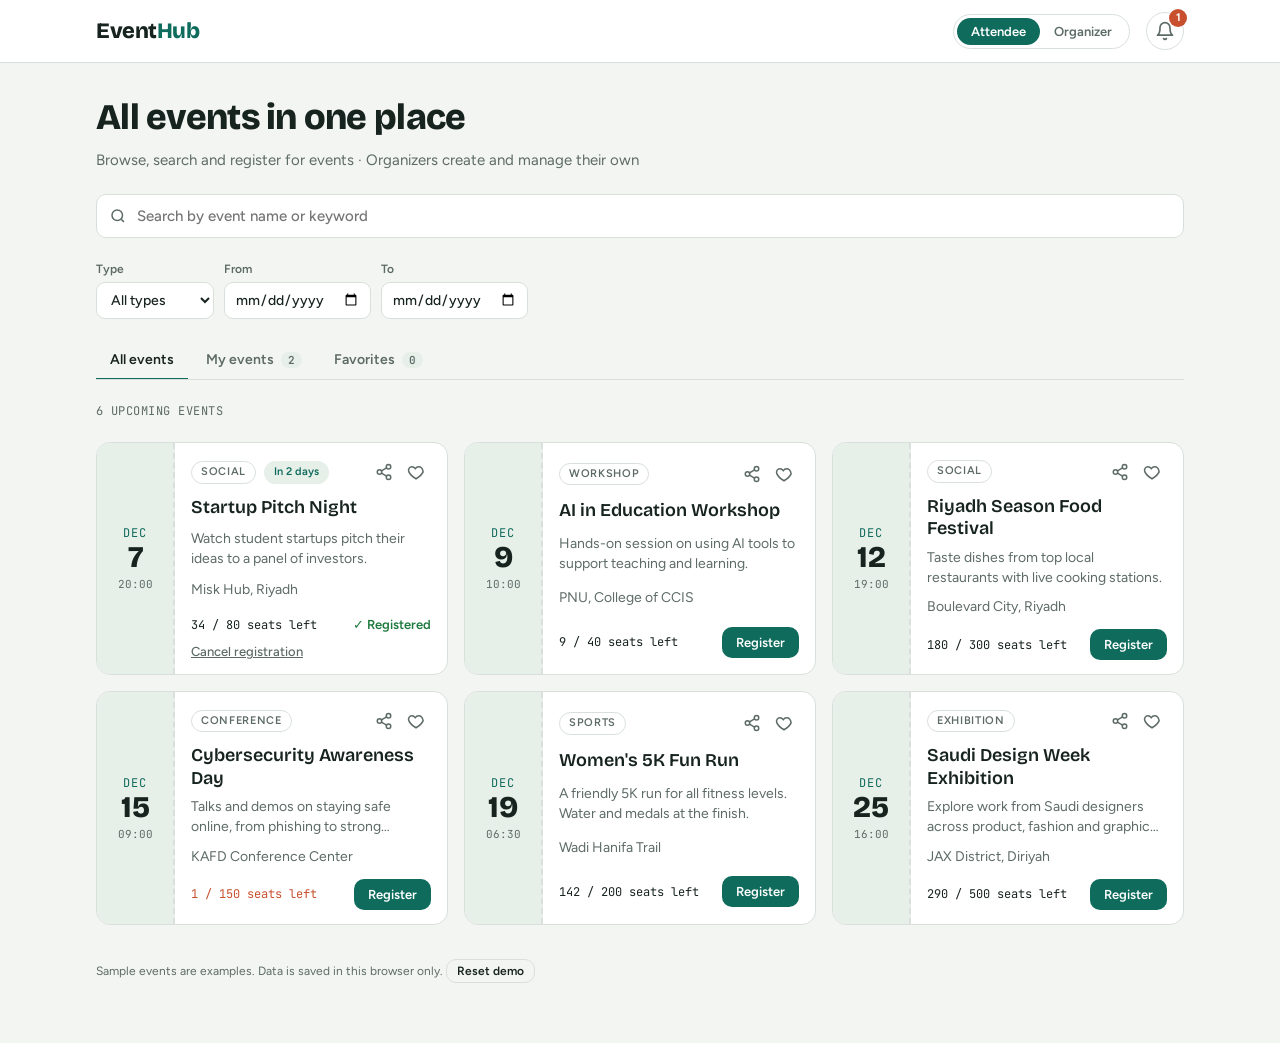
<file: index.html>
<!DOCTYPE html>
<html lang="en">
<head>
<meta charset="UTF-8">
<meta name="viewport" content="width=device-width, initial-scale=1.0">
<title>EventHub</title>
<link rel="preconnect" href="https://fonts.googleapis.com">
<link rel="stylesheet" href="https://fonts.googleapis.com/css2?family=Bricolage+Grotesque:opsz,wght@12..96,600;12..96,800&family=Figtree:wght@400;500;600&family=JetBrains+Mono:wght@500&display=swap">
<link rel="stylesheet" href="style.css">
</head>
<body>
<header><div class="wrap">
  <div class="logo">Event<span>Hub</span></div>
  <div class="role" role="group" aria-label="View as">
    <button id="asAttendee" aria-pressed="true">Attendee</button>
    <button id="asOrganizer" aria-pressed="false">Organizer</button>
  </div>
  <div class="bell-wrap">
    <button class="icon-btn bell" id="bell" aria-label="Notifications" aria-expanded="false" aria-controls="notePanel">
      <svg width="20" height="20" viewBox="0 0 24 24" fill="none" stroke-width="2" stroke-linecap="round" stroke-linejoin="round"><path d="M6 8a6 6 0 0 1 12 0c0 7 3 9 3 9H3s3-2 3-9"/><path d="M10.3 21a1.94 1.94 0 0 0 3.4 0"/></svg>
      <span class="badge" id="bellBadge" hidden>0</span>
    </button>
    <div class="note-panel" id="notePanel" hidden>
      <div class="note-head"><b>Notifications</b><button class="link-btn" id="clearNotes">Clear all</button></div>
      <ul class="note-list" id="noteList"></ul>
    </div>
  </div>
</div></header>

<main><div class="wrap">
  <div>
    <h1>All events in one place</h1>
    <p class="sub">Browse, search and register for events · Organizers create and manage their own</p>
  </div>
  <div class="tools">
    <label class="search" for="q" aria-label="Search events">
      <svg width="18" height="18" viewBox="0 0 24 24" fill="none" stroke-width="2"><circle cx="11" cy="11" r="7"/><path d="m20 20-3.5-3.5"/></svg>
      <input id="q" type="search" placeholder="Search by event name or keyword">
    </label>
    <button class="btn" id="newBtn" hidden>+ Create event</button>
  </div>
  <div class="filters">
    <label for="fltType" class="flt">Type
      <select id="fltType"><option value="">All types</option><option>Workshop</option><option>Conference</option><option>Exhibition</option><option>Sports</option><option>Social</option></select>
    </label>
    <label for="fltFrom" class="flt">From<input id="fltFrom" type="date"></label>
    <label for="fltTo" class="flt">To<input id="fltTo" type="date"></label>
    <button class="btn ghost small" id="clearFlt" hidden>Clear filters</button>
  </div>
  <div class="tabs" id="tabs" role="tablist" aria-label="Event lists">
    <button role="tab" id="tabAll" data-tab="all" aria-selected="true">All events</button>
    <button role="tab" id="tabMine" data-tab="mine" aria-selected="false">My events <span class="n" id="nMine">0</span></button>
    <button role="tab" id="tabFav" data-tab="fav" aria-selected="false">Favorites <span class="n" id="nFav">0</span></button>
  </div>
  <div class="count" id="count"></div>
  <div class="grid" id="grid"></div>
  <p class="note">Sample events are examples. Data is saved in this browser only. <button class="btn ghost small" id="reset">Reset demo</button></p>
</div></main>

<div class="scrim" id="scrim" hidden></div>
<aside class="panel" id="panel" hidden aria-labelledby="ph">
  <h2 id="ph">Create a new event</h2>
  <p class="sub" id="psub">Attendees will see it right away and can register.</p>
  <form id="form" novalidate>
    <label for="fName">Event name<input id="fName" required maxlength="80" placeholder="e.g. Women in Tech Meetup"></label>
    <label for="fDesc">Description<textarea id="fDesc" required maxlength="300" rows="3" placeholder="What is the event about?"></textarea></label>
    <label for="fType">Type
      <select id="fType"><option>Workshop</option><option>Conference</option><option>Exhibition</option><option>Sports</option><option>Social</option></select>
    </label>
    <div class="two">
      <label for="fDate">Date<input id="fDate" type="date" required></label>
      <label for="fTime">Time<input id="fTime" type="time" required value="18:00"></label>
    </div>
    <label for="fPlace">Location<input id="fPlace" required placeholder="e.g. Riyadh Front, Hall B"></label>
    <label for="fSeats">Capacity (seats)<input id="fSeats" type="number" min="1" max="10000" required value="50"></label>
    <p class="err" id="err"></p>
    <div class="actions">
      <button type="button" class="btn ghost" id="cancel">Cancel</button>
      <button type="submit" class="btn" id="submitBtn">Publish event</button>
    </div>
  </form>
</aside>
<div class="toast" id="toast" hidden></div>
<div class="share-box" id="shareBox" hidden>
  <label for="shareUrl">Copy this link and send it to your friends</label>
  <div class="share-row"><input id="shareUrl" readonly><button class="btn small" id="shareClose">Done</button></div>
</div>

<script src="app.js"></script>
</body>
</html>
</file>
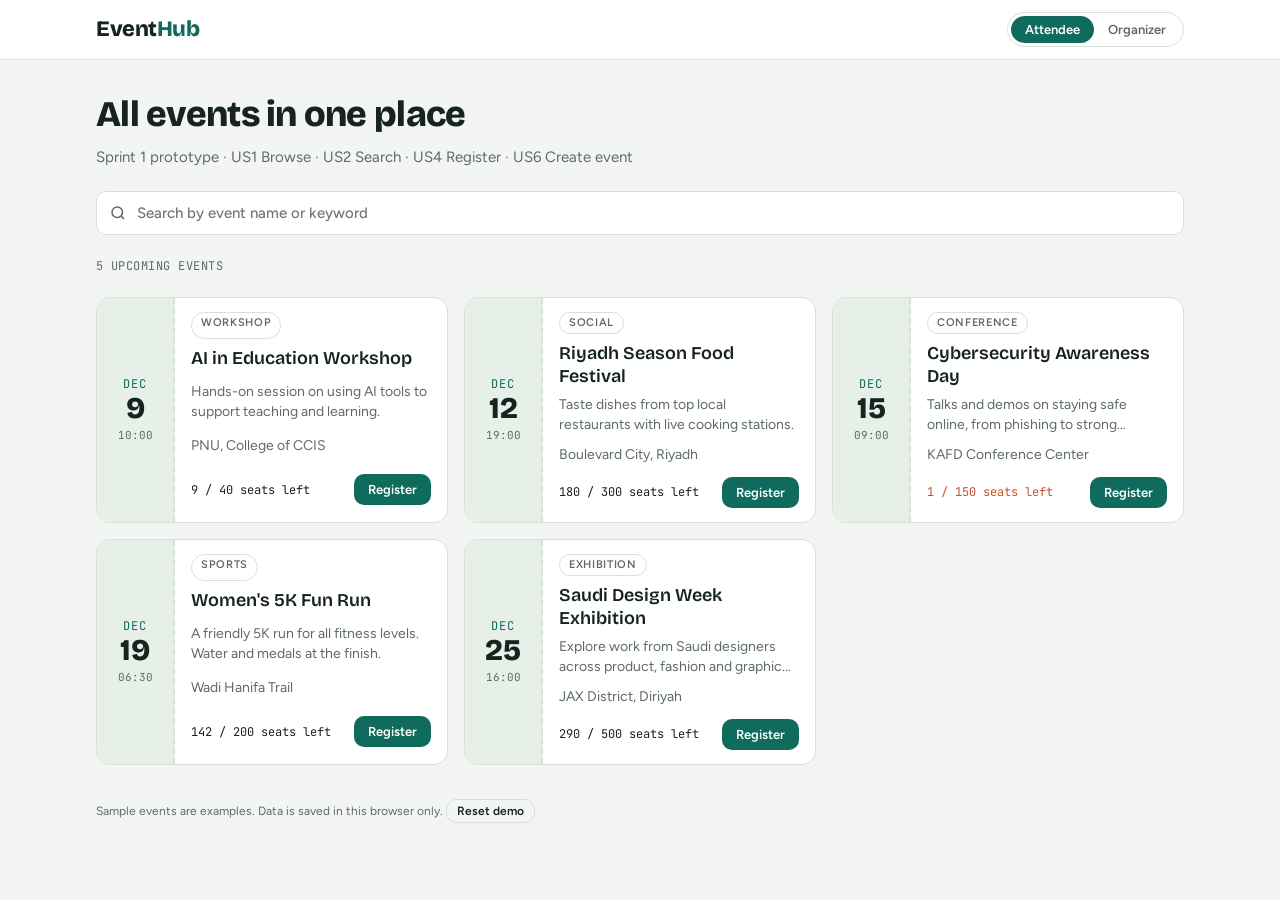
<file: sprint1/index.html>
<!DOCTYPE html>
<html lang="en">
<head>
<meta charset="UTF-8">
<meta name="viewport" content="width=device-width, initial-scale=1.0">
<title>EventHub</title>
<link rel="preconnect" href="https://fonts.googleapis.com">
<link rel="stylesheet" href="https://fonts.googleapis.com/css2?family=Bricolage+Grotesque:opsz,wght@12..96,600;12..96,800&family=Figtree:wght@400;500;600&family=JetBrains+Mono:wght@500&display=swap">
<link rel="stylesheet" href="style.css">
</head>
<body>
<header><div class="wrap">
  <div class="logo">Event<span>Hub</span></div>
  <div class="role" role="group" aria-label="View as">
    <button id="asAttendee" aria-pressed="true">Attendee</button>
    <button id="asOrganizer" aria-pressed="false">Organizer</button>
  </div>
</div></header>

<main><div class="wrap">
  <div>
    <h1>All events in one place</h1>
    <p class="sub">Sprint 1 prototype · US1 Browse · US2 Search · US4 Register · US6 Create event</p>
  </div>
  <div class="tools">
    <label class="search" for="q" aria-label="Search events">
      <svg width="18" height="18" viewBox="0 0 24 24" fill="none" stroke-width="2"><circle cx="11" cy="11" r="7"/><path d="m20 20-3.5-3.5"/></svg>
      <input id="q" type="search" placeholder="Search by event name or keyword">
    </label>
    <button class="btn" id="newBtn" hidden>+ Create event</button>
  </div>
  <div class="count" id="count"></div>
  <div class="grid" id="grid"></div>
  <p class="note">Sample events are examples. Data is saved in this browser only. <button class="btn ghost small" id="reset">Reset demo</button></p>
</div></main>

<div class="scrim" id="scrim" hidden></div>
<aside class="panel" id="panel" hidden aria-labelledby="ph">
  <h2 id="ph">Create a new event</h2>
  <p class="sub">Attendees will see it right away and can register.</p>
  <form id="form" novalidate>
    <label for="fName">Event name<input id="fName" required maxlength="80" placeholder="e.g. Women in Tech Meetup"></label>
    <label for="fDesc">Description<textarea id="fDesc" required maxlength="300" rows="3" placeholder="What is the event about?"></textarea></label>
    <label for="fType">Type
      <select id="fType"><option>Workshop</option><option>Conference</option><option>Exhibition</option><option>Sports</option><option>Social</option></select>
    </label>
    <div class="two">
      <label for="fDate">Date<input id="fDate" type="date" required></label>
      <label for="fTime">Time<input id="fTime" type="time" required value="18:00"></label>
    </div>
    <label for="fPlace">Location<input id="fPlace" required placeholder="e.g. Riyadh Front, Hall B"></label>
    <label for="fSeats">Capacity (seats)<input id="fSeats" type="number" min="1" max="10000" required value="50"></label>
    <p class="err" id="err"></p>
    <div class="actions">
      <button type="button" class="btn ghost" id="cancel">Cancel</button>
      <button type="submit" class="btn">Publish event</button>
    </div>
  </form>
</aside>
<div class="toast" id="toast" hidden></div>

<script src="app.js"></script>
</body>
</html>
</file>
<file: style.css>
/* Layout: ticket-stub cards in a wrapping grid under a sticky app bar; organizer form opens as a side panel / sheet */
:root{
  --bg:#f3f5f2; --surface:#ffffff; --ink:#17231f; --muted:#5d6b66; --line:#d9e0dc;
  --accent:#0f6b5c; --accent-ink:#ffffff; --stub:#e7efe9; --warm:#c8502e; --ok:#1f7a3f;
  --display:"Bricolage Grotesque",ui-sans-serif,system-ui,sans-serif;
  --body:"Figtree",ui-sans-serif,system-ui,sans-serif;
  --mono:"JetBrains Mono",ui-monospace,Menlo,monospace;
}
@media (prefers-color-scheme: dark){:root:not([data-theme="light"]){
  --bg:#101614; --surface:#18211e; --ink:#e6eeea; --muted:#9aaaa4; --line:#2a3631;
  --accent:#4fc2a8; --accent-ink:#0b1311; --stub:#1f2b27; --warm:#f08a63; --ok:#5ccf86; color-scheme:dark}}
:root[data-theme="dark"]{
  --bg:#101614; --surface:#18211e; --ink:#e6eeea; --muted:#9aaaa4; --line:#2a3631;
  --accent:#4fc2a8; --accent-ink:#0b1311; --stub:#1f2b27; --warm:#f08a63; --ok:#5ccf86; color-scheme:dark}
*{box-sizing:border-box}
body{background:var(--bg);color:var(--ink);font-family:var(--body);font-size:15px;line-height:1.5}
body::before{content:"";position:fixed;inset:0 0 auto;height:env(safe-area-inset-top,0px);z-index:10;background:var(--surface)}
.wrap{max-width:1120px;margin:0 auto;padding-left:max(16px,env(safe-area-inset-left,0px));padding-right:max(16px,env(safe-area-inset-right,0px))}
header{position:sticky;top:env(safe-area-inset-top,0px);z-index:5;background:var(--surface);border-bottom:1px solid var(--line)}
header .wrap{display:flex;align-items:center;gap:16px;flex-wrap:wrap;padding-block:12px}
.logo{font-family:var(--display);font-weight:800;font-size:22px;letter-spacing:-.02em}
.logo span{color:var(--accent)}
.role{margin-left:auto;display:flex;border:1px solid var(--line);border-radius:999px;padding:3px}
.role button{border:0;background:none;color:var(--muted);font:600 13px var(--body);padding:6px 14px;border-radius:999px;cursor:pointer}
.role button[aria-pressed="true"]{background:var(--accent);color:var(--accent-ink)}
main .wrap{padding-block:28px 48px;display:grid;gap:22px}
h1{font-family:var(--display);font-weight:800;font-size:clamp(26px,4vw,36px);letter-spacing:-.02em;margin:0;text-wrap:balance}
.sub{color:var(--muted);margin:4px 0 0}
.tools{display:flex;gap:10px;flex-wrap:wrap;align-items:center}
.search{flex:1 1 260px;position:relative}
.search input{width:100%;padding:12px 14px 12px 40px;border:1px solid var(--line);border-radius:10px;background:var(--surface);color:var(--ink);font:500 15px var(--body)}
.search svg{position:absolute;left:13px;top:50%;transform:translateY(-50%);stroke:var(--muted)}
.btn{border:0;border-radius:10px;padding:12px 18px;font:600 14px var(--body);cursor:pointer;background:var(--accent);color:var(--accent-ink)}
.btn.ghost{background:transparent;color:var(--ink);border:1px solid var(--line)}
.btn:disabled{opacity:.45;cursor:not-allowed}
:focus-visible{outline:2px solid var(--accent);outline-offset:2px}
.count{font-family:var(--mono);font-size:12px;color:var(--muted);letter-spacing:.04em;text-transform:uppercase}
.grid{display:grid;grid-template-columns:repeat(auto-fill,minmax(300px,1fr));gap:16px}
.ticket{display:grid;grid-template-columns:78px 1fr;background:var(--surface);border:1px solid var(--line);border-radius:14px;overflow:hidden;min-width:0}
.stub{background:var(--stub);border-right:2px dashed var(--line);display:flex;flex-direction:column;align-items:center;justify-content:center;padding:14px 6px;text-align:center}
.stub .m{font-family:var(--mono);font-size:12px;letter-spacing:.1em;color:var(--accent);text-transform:uppercase}
.stub .d{font-family:var(--display);font-weight:800;font-size:30px;line-height:1}
.stub .t{font-family:var(--mono);font-size:11px;color:var(--muted);margin-top:4px}
.info{padding:14px 16px;display:grid;gap:8px;min-width:0}
.type{justify-self:start;font-size:11px;font-weight:600;letter-spacing:.06em;text-transform:uppercase;color:var(--muted);border:1px solid var(--line);border-radius:999px;padding:2px 9px}
.info h3{margin:0;font-family:var(--display);font-weight:600;font-size:18px;line-height:1.25;overflow-wrap:anywhere}
.place{color:var(--muted);font-size:14px;overflow-wrap:anywhere}
.row{display:flex;align-items:center;justify-content:space-between;gap:10px;margin-top:4px;flex-wrap:wrap}
.seats{font-family:var(--mono);font-size:12px;font-variant-numeric:tabular-nums}
.seats.low{color:var(--warm)} .seats.full{color:var(--warm);font-weight:700}
.reg{padding:8px 14px;font-size:13px}
.reg.done{background:transparent;color:var(--ok);border:1px solid var(--ok)}
.empty{border:1px dashed var(--line);border-radius:14px;padding:32px;text-align:center;color:var(--muted)}
.note{font-size:12px;color:var(--muted)}
.btn.small{padding:4px 10px;font-size:12px}
/* panel */
.scrim{position:fixed;inset:0;background:rgba(0,0,0,.35);z-index:20}
.panel{position:fixed;top:0;right:0;bottom:0;width:min(440px,100%);background:var(--surface);z-index:21;overflow:auto;
  padding:calc(24px + env(safe-area-inset-top,0px)) max(22px,env(safe-area-inset-right,0px)) calc(24px + env(safe-area-inset-bottom,0px)) 22px;border-left:1px solid var(--line)}
.panel h2{font-family:var(--display);font-weight:800;margin:0 0 4px;font-size:24px}
form{display:grid;gap:14px;margin-top:18px}
label{display:grid;gap:6px;font-weight:600;font-size:13px}
input,select,textarea{font:500 15px var(--body);padding:10px 12px;border:1px solid var(--line);border-radius:9px;background:var(--bg);color:var(--ink);width:100%}
.two{display:grid;grid-template-columns:1fr 1fr;gap:12px}
.err{color:var(--warm);font-size:13px;min-height:1em;margin:0}
.actions{display:flex;gap:10px;justify-content:flex-end}
.toast{position:fixed;left:50%;bottom:calc(20px + env(safe-area-inset-bottom,0px));transform:translateX(-50%);background:var(--ink);color:var(--bg);padding:10px 18px;border-radius:999px;font-weight:600;font-size:14px;z-index:30}
@media (max-width:420px){.two{grid-template-columns:1fr}.grid{grid-template-columns:1fr}}
@media (prefers-reduced-motion:no-preference){.ticket{transition:transform .15s}.ticket:hover{transform:translateY(-2px)}}

[hidden]{display:none!important}
body{margin:0}
/* Phase 2: organizer management (US10, US11, US12, US15) */
.attend{display:grid;gap:6px;margin-top:4px}
.attend-top{display:flex;justify-content:space-between;align-items:center;gap:8px;flex-wrap:wrap}
.attend b{font-weight:700}
.bar{height:6px;border-radius:999px;background:var(--stub);overflow:hidden}
.bar span{display:block;height:100%;background:var(--accent);border-radius:999px}
.chip{font-size:11px;font-weight:600;padding:2px 9px;border-radius:999px;border:1px solid currentColor}
.chip.open{color:var(--ok)} .chip.closed{color:var(--warm)}
.org-actions,.confirm{display:flex;gap:8px;align-items:center;flex-wrap:wrap;margin-top:2px}
.confirm span{font-size:13px;font-weight:600;color:var(--warm);margin-right:auto}
.btn.danger{background:var(--warm);color:#fff}
.danger-text{color:var(--warm)!important}
/* Phase 3: attendee account (US3, US5, US7, US13) */
.filters{display:flex;gap:10px;flex-wrap:wrap;align-items:end}
.flt{display:grid;gap:4px;font-size:12px;font-weight:600;color:var(--muted)}
.flt select,.flt input{padding:8px 10px;font-size:14px;background:var(--surface);min-width:0}
.tabs{display:flex;gap:4px;border-bottom:1px solid var(--line);overflow-x:auto}
.tabs button{border:0;background:none;color:var(--muted);font:600 14px var(--body);padding:10px 14px;cursor:pointer;border-bottom:2px solid transparent;margin-bottom:-1px;white-space:nowrap}
.tabs button[aria-selected="true"]{color:var(--ink);border-bottom-color:var(--accent)}
.tabs .n{font-family:var(--mono);font-size:11px;background:var(--stub);border-radius:999px;padding:1px 7px;margin-left:4px}
.info-top{display:flex;justify-content:space-between;align-items:center;gap:8px}
.fav{border:0;background:none;padding:4px;cursor:pointer;line-height:0;border-radius:8px}
.fav svg{fill:none;stroke:var(--muted)}
.fav.on svg{fill:var(--warm);stroke:var(--warm)}
.reg-done{font-size:13px;font-weight:600;color:var(--ok)}
.link-btn{justify-self:start;border:0;background:none;padding:0;color:var(--muted);font:500 13px var(--body);text-decoration:underline;cursor:pointer}
.link-btn:hover{color:var(--warm)}
/* Phase 4: engagement (US8 notifications, US9 rating, US14 share) */
.bell-wrap{position:relative}
.icon-btn{border:0;background:none;padding:6px;cursor:pointer;line-height:0;border-radius:8px;color:var(--muted)}
.icon-btn svg{stroke:var(--muted)}
.icon-btn:hover{background:var(--stub)}
.icon-btn.fav svg{fill:none}
.icon-btn.fav.on svg{fill:var(--warm);stroke:var(--warm)}
.bell{position:relative;border:1px solid var(--line);border-radius:999px;padding:8px}
.badge{position:absolute;top:-4px;right:-4px;min-width:18px;height:18px;padding:0 5px;border-radius:999px;background:var(--warm);color:#fff;font:700 11px/18px var(--body);text-align:center}
.note-panel{position:absolute;right:0;top:calc(100% + 8px);width:min(340px,calc(100vw - 32px));background:var(--surface);border:1px solid var(--line);border-radius:14px;box-shadow:0 12px 32px rgba(0,0,0,.14);z-index:15;overflow:hidden}
.note-head{display:flex;justify-content:space-between;align-items:center;padding:12px 14px;border-bottom:1px solid var(--line)}
.note-list{list-style:none;margin:0;padding:0;max-height:360px;overflow:auto}
.note-item{padding:10px 14px;border-bottom:1px solid var(--line);border-left:3px solid transparent}
.note-item p{margin:0;font-size:14px}
.note-item time{font-size:11px;color:var(--muted);font-family:var(--mono)}
.note-item.unread{background:var(--stub)}
.note-item.k-reminder{border-left-color:var(--accent)}
.note-item.k-success{border-left-color:var(--ok)}
.note-item.k-alert{border-left-color:var(--warm)}
.note-empty{padding:18px 14px;color:var(--muted);font-size:14px}
.icons{display:flex;gap:2px;margin-left:auto}
.chip.ended{color:var(--muted)}
.chip.soon{color:var(--accent);background:var(--stub);border-color:transparent}
.ticket.is-past{opacity:.85}
.ticket.is-past .stub{filter:grayscale(1)}
.rate{display:flex;align-items:center;gap:10px;flex-wrap:wrap;padding-top:6px;border-top:1px dashed var(--line)}
.rate-label{font-size:13px;font-weight:600}
.stars{display:flex}
.star{border:0;background:none;font-size:22px;line-height:1;padding:0 2px;cursor:pointer;color:var(--line)}
.star.on{color:#e0a020}
.stars:hover .star{color:#e0a020}
.stars .star:hover~.star{color:var(--line)}
.avg{font-size:13px;color:var(--muted)}
.avg b{color:var(--ink)}
.avg-star{color:#e0a020}
.ticket.highlight{outline:3px solid var(--accent);outline-offset:2px}
.share-box{position:fixed;left:50%;bottom:calc(70px + env(safe-area-inset-bottom,0px));transform:translateX(-50%);width:min(440px,calc(100vw - 32px));background:var(--surface);border:1px solid var(--line);border-radius:14px;padding:14px;z-index:30;display:grid;gap:8px;box-shadow:0 12px 32px rgba(0,0,0,.14)}
.share-box label{font-size:13px;font-weight:600}
.share-row{display:flex;gap:8px}
.share-row input{flex:1;min-width:0;font-family:var(--mono);font-size:12px}
.desc{margin:0;color:var(--muted);font-size:14px;line-height:1.45;display:-webkit-box;-webkit-line-clamp:2;-webkit-box-orient:vertical;overflow:hidden;max-height:2.9em}
textarea{resize:vertical;font:500 15px var(--body)}
</file>
<file: sprint1/style.css>
/* Layout: ticket-stub cards in a wrapping grid under a sticky app bar; organizer form opens as a side panel / sheet */
:root{
  --bg:#f3f5f2; --surface:#ffffff; --ink:#17231f; --muted:#5d6b66; --line:#d9e0dc;
  --accent:#0f6b5c; --accent-ink:#ffffff; --stub:#e7efe9; --warm:#c8502e; --ok:#1f7a3f;
  --display:"Bricolage Grotesque",ui-sans-serif,system-ui,sans-serif;
  --body:"Figtree",ui-sans-serif,system-ui,sans-serif;
  --mono:"JetBrains Mono",ui-monospace,Menlo,monospace;
}
@media (prefers-color-scheme: dark){:root:not([data-theme="light"]){
  --bg:#101614; --surface:#18211e; --ink:#e6eeea; --muted:#9aaaa4; --line:#2a3631;
  --accent:#4fc2a8; --accent-ink:#0b1311; --stub:#1f2b27; --warm:#f08a63; --ok:#5ccf86; color-scheme:dark}}
:root[data-theme="dark"]{
  --bg:#101614; --surface:#18211e; --ink:#e6eeea; --muted:#9aaaa4; --line:#2a3631;
  --accent:#4fc2a8; --accent-ink:#0b1311; --stub:#1f2b27; --warm:#f08a63; --ok:#5ccf86; color-scheme:dark}
*{box-sizing:border-box}
body{background:var(--bg);color:var(--ink);font-family:var(--body);font-size:15px;line-height:1.5}
body::before{content:"";position:fixed;inset:0 0 auto;height:env(safe-area-inset-top,0px);z-index:10;background:var(--surface)}
.wrap{max-width:1120px;margin:0 auto;padding-left:max(16px,env(safe-area-inset-left,0px));padding-right:max(16px,env(safe-area-inset-right,0px))}
header{position:sticky;top:env(safe-area-inset-top,0px);z-index:5;background:var(--surface);border-bottom:1px solid var(--line)}
header .wrap{display:flex;align-items:center;gap:16px;flex-wrap:wrap;padding-block:12px}
.logo{font-family:var(--display);font-weight:800;font-size:22px;letter-spacing:-.02em}
.logo span{color:var(--accent)}
.role{margin-left:auto;display:flex;border:1px solid var(--line);border-radius:999px;padding:3px}
.role button{border:0;background:none;color:var(--muted);font:600 13px var(--body);padding:6px 14px;border-radius:999px;cursor:pointer}
.role button[aria-pressed="true"]{background:var(--accent);color:var(--accent-ink)}
main .wrap{padding-block:28px 48px;display:grid;gap:22px}
h1{font-family:var(--display);font-weight:800;font-size:clamp(26px,4vw,36px);letter-spacing:-.02em;margin:0;text-wrap:balance}
.sub{color:var(--muted);margin:4px 0 0}
.tools{display:flex;gap:10px;flex-wrap:wrap;align-items:center}
.search{flex:1 1 260px;position:relative}
.search input{width:100%;padding:12px 14px 12px 40px;border:1px solid var(--line);border-radius:10px;background:var(--surface);color:var(--ink);font:500 15px var(--body)}
.search svg{position:absolute;left:13px;top:50%;transform:translateY(-50%);stroke:var(--muted)}
.btn{border:0;border-radius:10px;padding:12px 18px;font:600 14px var(--body);cursor:pointer;background:var(--accent);color:var(--accent-ink)}
.btn.ghost{background:transparent;color:var(--ink);border:1px solid var(--line)}
.btn:disabled{opacity:.45;cursor:not-allowed}
:focus-visible{outline:2px solid var(--accent);outline-offset:2px}
.count{font-family:var(--mono);font-size:12px;color:var(--muted);letter-spacing:.04em;text-transform:uppercase}
.grid{display:grid;grid-template-columns:repeat(auto-fill,minmax(300px,1fr));gap:16px}
.ticket{display:grid;grid-template-columns:78px 1fr;background:var(--surface);border:1px solid var(--line);border-radius:14px;overflow:hidden;min-width:0}
.stub{background:var(--stub);border-right:2px dashed var(--line);display:flex;flex-direction:column;align-items:center;justify-content:center;padding:14px 6px;text-align:center}
.stub .m{font-family:var(--mono);font-size:12px;letter-spacing:.1em;color:var(--accent);text-transform:uppercase}
.stub .d{font-family:var(--display);font-weight:800;font-size:30px;line-height:1}
.stub .t{font-family:var(--mono);font-size:11px;color:var(--muted);margin-top:4px}
.info{padding:14px 16px;display:grid;gap:8px;min-width:0}
.type{justify-self:start;font-size:11px;font-weight:600;letter-spacing:.06em;text-transform:uppercase;color:var(--muted);border:1px solid var(--line);border-radius:999px;padding:2px 9px}
.info h3{margin:0;font-family:var(--display);font-weight:600;font-size:18px;line-height:1.25;overflow-wrap:anywhere}
.place{color:var(--muted);font-size:14px;overflow-wrap:anywhere}
.row{display:flex;align-items:center;justify-content:space-between;gap:10px;margin-top:4px;flex-wrap:wrap}
.seats{font-family:var(--mono);font-size:12px;font-variant-numeric:tabular-nums}
.seats.low{color:var(--warm)} .seats.full{color:var(--warm);font-weight:700}
.reg{padding:8px 14px;font-size:13px}
.reg.done{background:transparent;color:var(--ok);border:1px solid var(--ok)}
.empty{border:1px dashed var(--line);border-radius:14px;padding:32px;text-align:center;color:var(--muted)}
.note{font-size:12px;color:var(--muted)}
.btn.small{padding:4px 10px;font-size:12px}
/* panel */
.scrim{position:fixed;inset:0;background:rgba(0,0,0,.35);z-index:20}
.panel{position:fixed;top:0;right:0;bottom:0;width:min(440px,100%);background:var(--surface);z-index:21;overflow:auto;
  padding:calc(24px + env(safe-area-inset-top,0px)) max(22px,env(safe-area-inset-right,0px)) calc(24px + env(safe-area-inset-bottom,0px)) 22px;border-left:1px solid var(--line)}
.panel h2{font-family:var(--display);font-weight:800;margin:0 0 4px;font-size:24px}
form{display:grid;gap:14px;margin-top:18px}
label{display:grid;gap:6px;font-weight:600;font-size:13px}
input,select,textarea{font:500 15px var(--body);padding:10px 12px;border:1px solid var(--line);border-radius:9px;background:var(--bg);color:var(--ink);width:100%}
.two{display:grid;grid-template-columns:1fr 1fr;gap:12px}
.err{color:var(--warm);font-size:13px;min-height:1em;margin:0}
.actions{display:flex;gap:10px;justify-content:flex-end}
.toast{position:fixed;left:50%;bottom:calc(20px + env(safe-area-inset-bottom,0px));transform:translateX(-50%);background:var(--ink);color:var(--bg);padding:10px 18px;border-radius:999px;font-weight:600;font-size:14px;z-index:30}
@media (max-width:420px){.two{grid-template-columns:1fr}.grid{grid-template-columns:1fr}}
@media (prefers-reduced-motion:no-preference){.ticket{transition:transform .15s}.ticket:hover{transform:translateY(-2px)}}

[hidden]{display:none!important}
body{margin:0}
.desc{margin:0;color:var(--muted);font-size:14px;line-height:1.45;display:-webkit-box;-webkit-line-clamp:2;-webkit-box-orient:vertical;overflow:hidden;max-height:2.9em}
textarea{resize:vertical;font:500 15px var(--body)}
</file>
